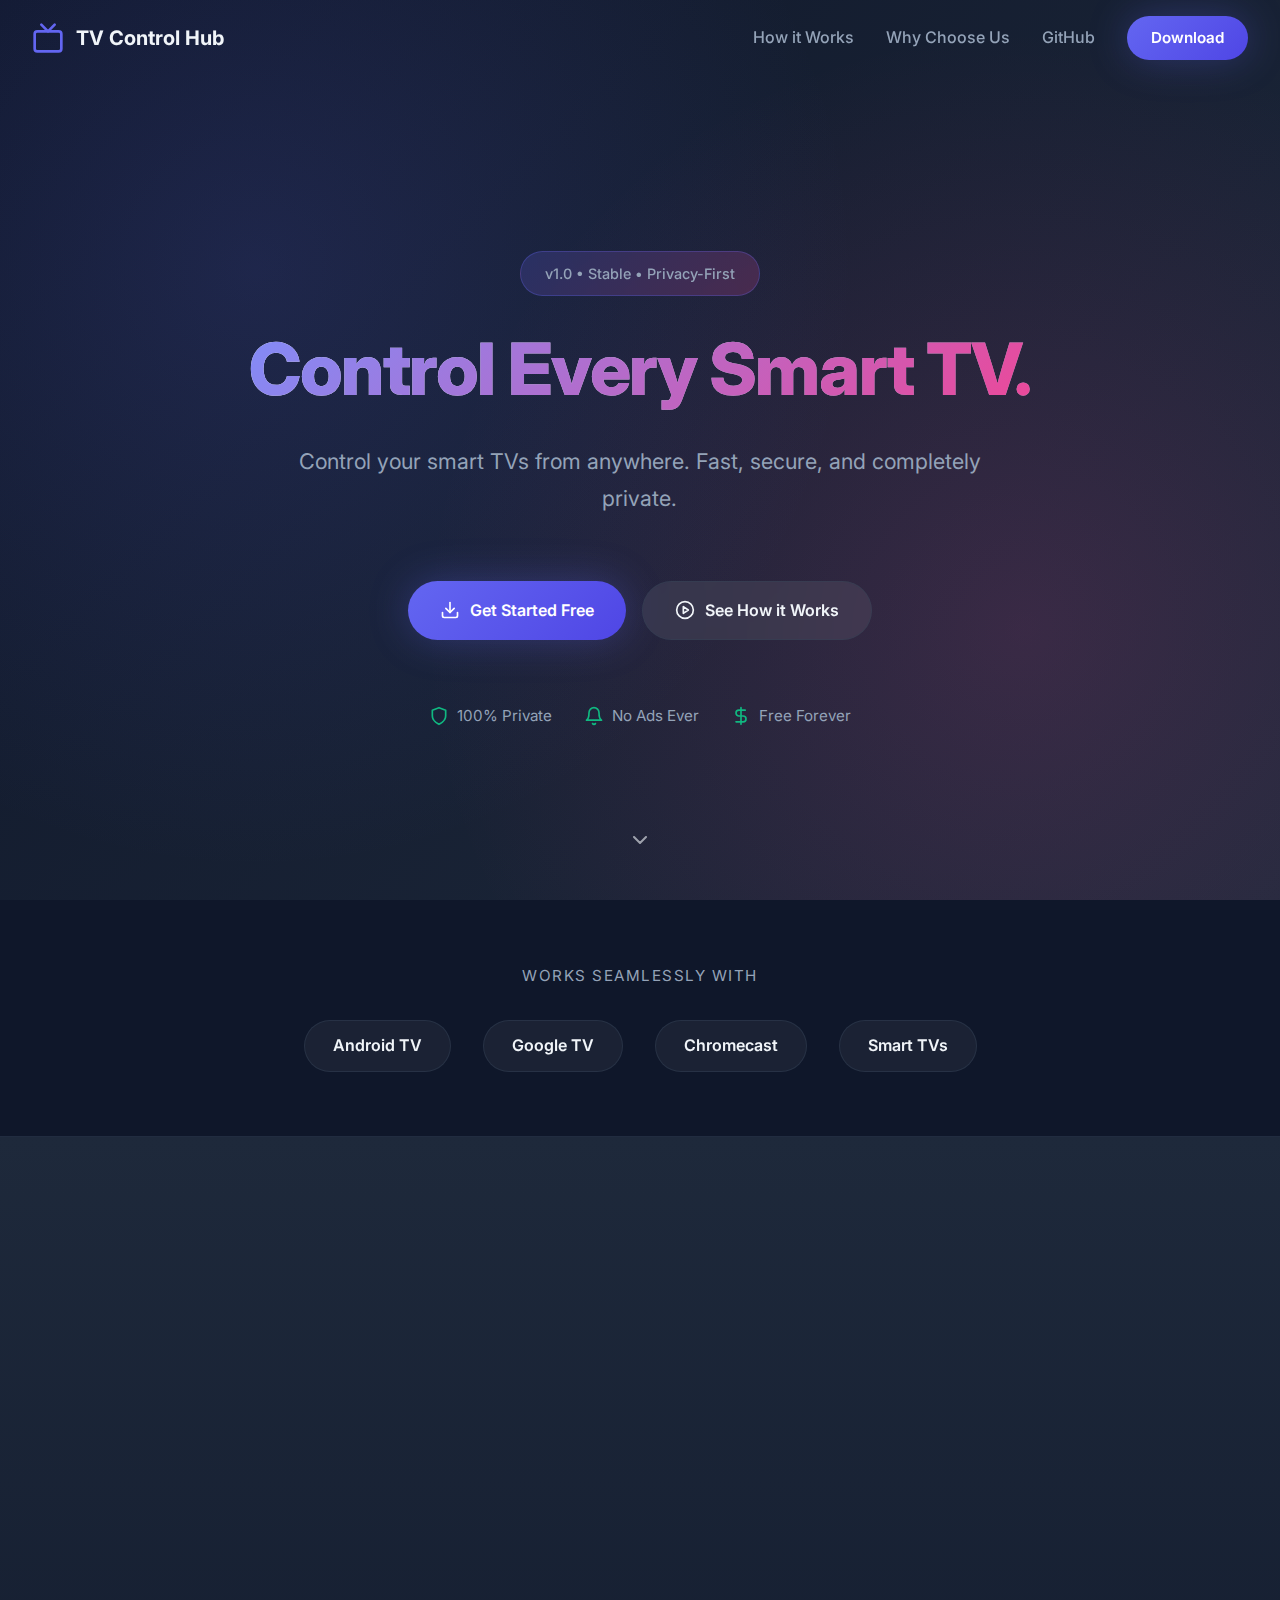
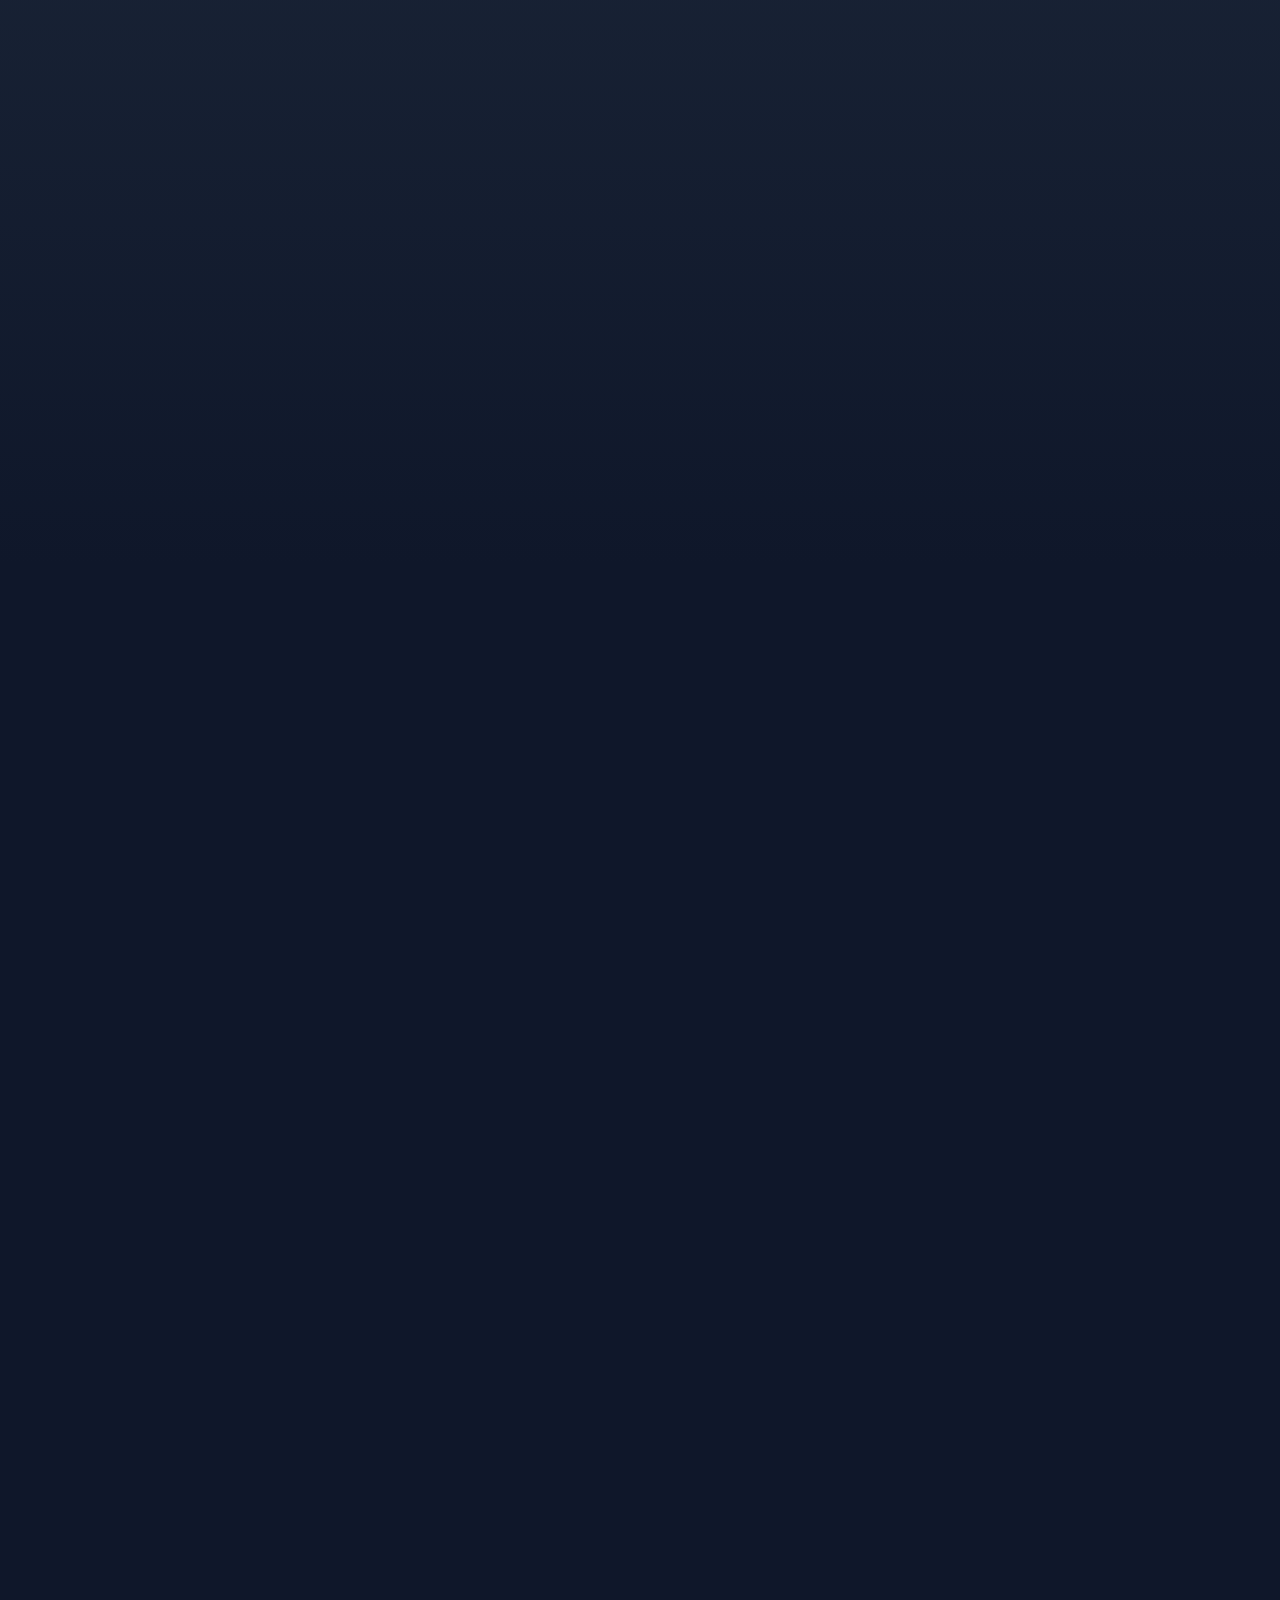
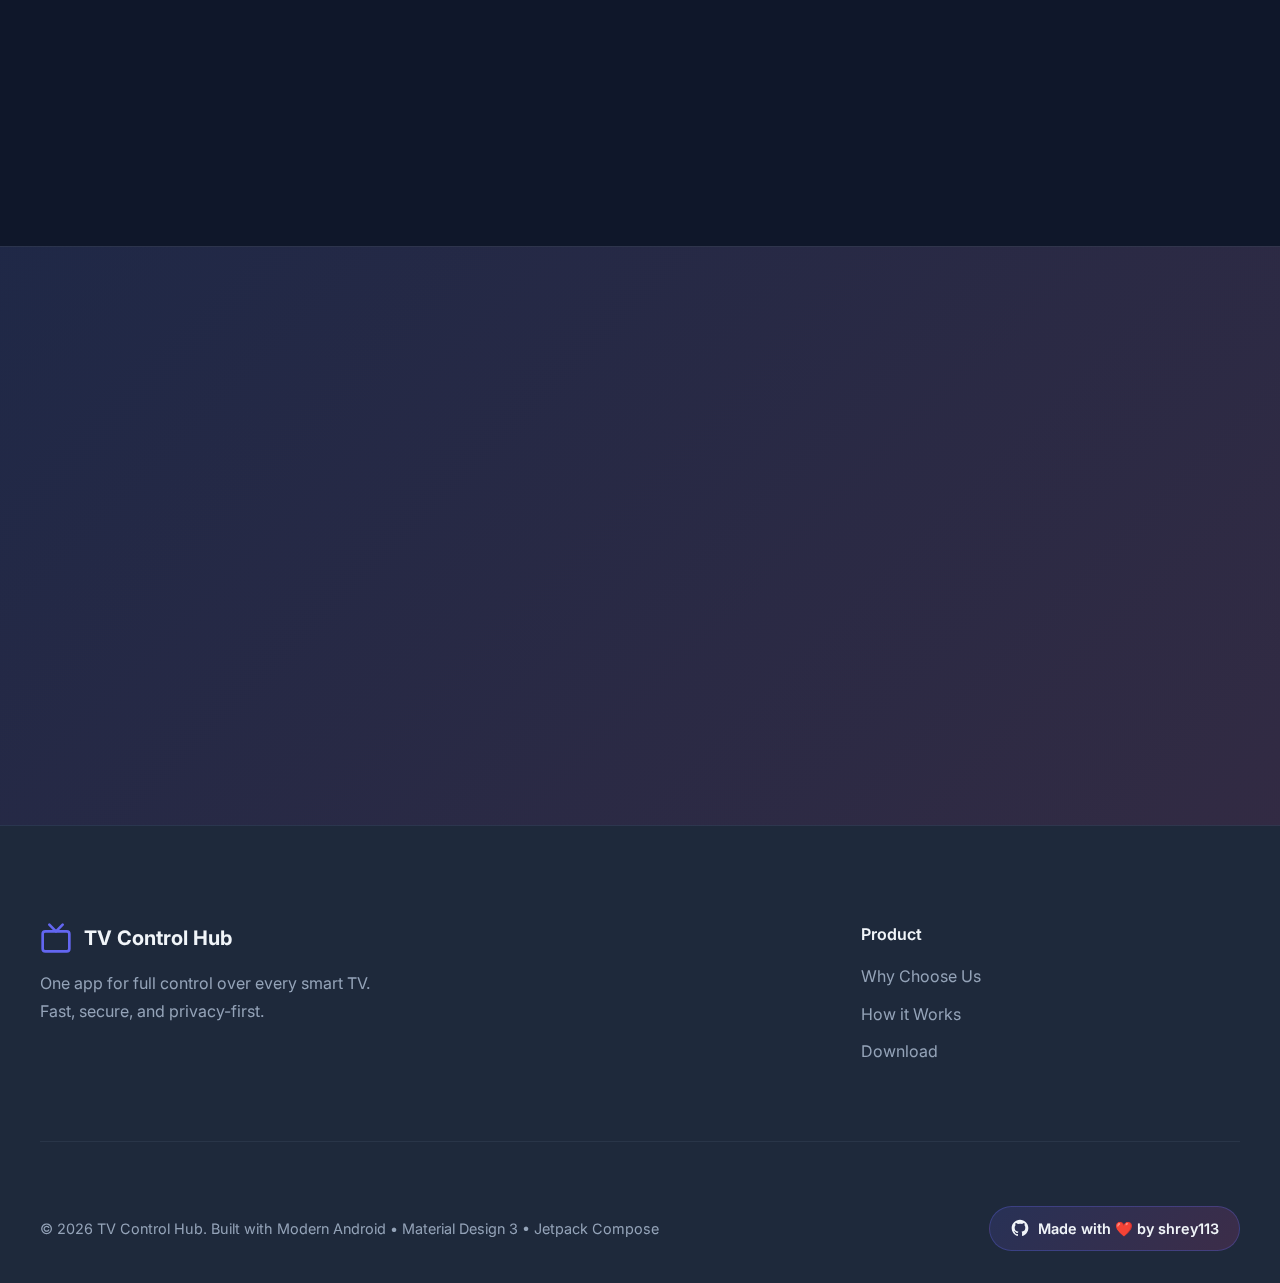
<file: index.html>
<!DOCTYPE html>
<html lang="en">

<head>
    <meta charset="UTF-8">
    <meta name="viewport" content="width=device-width, initial-scale=1.0">
    <meta name="description"
        content="TV Control Hub - One app for full control over every smart TV. Fast, secure Android TV and Cast control.">
    <meta name="keywords" content="Android TV, Remote Control, Cast, TV Control, Smart TV">
    <meta name="author" content="Shrey113">
    <title>TV Control Hub - One App. Full Control Over Every Smart TV.</title>

    <!-- Favicon -->
    <link rel="icon" type="image/x-icon"
        href="data:image/svg+xml,<svg xmlns='http://www.w3.org/2000/svg' viewBox='0 0 100 100'><text y='.9em' font-size='90'>📺</text></svg>">

    <!-- Stylesheet -->
    <link rel="stylesheet" href="pages/css/style.css">
</head>

<body>
    <!-- NAVIGATION BAR -->
    <nav class="navbar" id="navbar">
        <div class="nav-container">
            <div class="nav-logo">
                <svg width="32" height="32" viewBox="0 0 24 24" fill="none" stroke="currentColor" stroke-width="2"
                    stroke-linecap="round" stroke-linejoin="round">
                    <rect x="2" y="7" width="20" height="15" rx="2" ry="2"></rect>
                    <polyline points="17 2 12 7 7 2"></polyline>
                </svg>
                <span>TV Control Hub</span>
            </div>

            <div class="nav-links" id="navLinks">
                <a href="#how-it-works" class="nav-link">How it Works</a>
                <a href="#why-choose-us" class="nav-link">Why Choose Us</a>
                <a href="https://github.com/shrey113" class="nav-link" target="_blank"
                    rel="noopener noreferrer">GitHub</a>
                <a href="#download" class="btn btn-nav btn-primary">Download</a>
            </div>


            <button class="nav-toggle" id="navToggle" aria-label="Toggle navigation menu">
                <span></span>
                <span></span>
                <span></span>
            </button>
        </div>
    </nav>

    <!-- HERO SECTION -->
    <section class="hero">
        <div class="hero-content">
            <div class="logo-badge">
                <div class="status-badge">v1.0 • Stable • Privacy-First</div>
            </div>

            <h1>
                <span class="gradient-text">Control Every Smart TV.</span>
            </h1>


            <p class="subtitle">
                Control your smart TVs from anywhere. Fast, secure, and completely private.
            </p>


            <div class="cta-buttons">
                <a href="#download" class="btn btn-primary">
                    <svg width="20" height="20" viewBox="0 0 24 24" fill="none" stroke="currentColor" stroke-width="2"
                        stroke-linecap="round" stroke-linejoin="round">
                        <path d="M21 15v4a2 2 0 0 1-2 2H5a2 2 0 0 1-2-2v-4"></path>
                        <polyline points="7 10 12 15 17 10"></polyline>
                        <line x1="12" y1="15" x2="12" y2="3"></line>
                    </svg>
                    Get Started Free
                </a>
                <a href="#how-it-works" class="btn btn-secondary">
                    <svg width="20" height="20" viewBox="0 0 24 24" fill="none" stroke="currentColor" stroke-width="2"
                        stroke-linecap="round" stroke-linejoin="round">
                        <circle cx="12" cy="12" r="10"></circle>
                        <polygon points="10 8 16 12 10 16 10 8"></polygon>
                    </svg>
                    See How it Works
                </a>
            </div>

            <!-- Trust Indicators -->
            <div class="trust-indicators">
                <div class="trust-item">
                    <svg width="20" height="20" viewBox="0 0 24 24" fill="none" stroke="currentColor" stroke-width="2"
                        stroke-linecap="round" stroke-linejoin="round">
                        <path d="M12 22s8-4 8-10V5l-8-3-8 3v7c0 6 8 10 8 10z"></path>
                    </svg>
                    <span>100% Private</span>
                </div>
                <div class="trust-item">
                    <svg width="20" height="20" viewBox="0 0 24 24" fill="none" stroke="currentColor" stroke-width="2"
                        stroke-linecap="round" stroke-linejoin="round">
                        <path d="M18 8A6 6 0 0 0 6 8c0 7-3 9-3 9h18s-3-2-3-9"></path>
                        <path d="M13.73 21a2 2 0 0 1-3.46 0"></path>
                    </svg>
                    <span>No Ads Ever</span>
                </div>
                <div class="trust-item">
                    <svg width="20" height="20" viewBox="0 0 24 24" fill="none" stroke="currentColor" stroke-width="2"
                        stroke-linecap="round" stroke-linejoin="round">
                        <path d="M12 2v20M17 5H9.5a3.5 3.5 0 0 0 0 7h5a3.5 3.5 0 0 1 0 7H6"></path>
                    </svg>
                    <span>Free Forever</span>
                </div>
            </div>
        </div>

        <!-- Scroll Indicator -->
        <div class="scroll-indicator">
            <svg width="24" height="24" viewBox="0 0 24 24" fill="none" stroke="currentColor" stroke-width="2"
                stroke-linecap="round" stroke-linejoin="round">
                <polyline points="6 9 12 15 18 9"></polyline>
            </svg>
        </div>
    </section>

    <!-- COMPATIBILITY SECTION -->
    <section class="compatibility">
        <div class="container">
            <p class="compatibility-label">Works seamlessly with</p>
            <div class="compatibility-logos">
                <div class="compat-badge">Android TV</div>
                <div class="compat-badge">Google TV</div>
                <div class="compat-badge">Chromecast</div>
                <div class="compat-badge">Smart TVs</div>
            </div>
        </div>
    </section>

    <!-- WHY CHOOSE US SECTION -->
    <section id="why-choose-us" class="why-choose-us">
        <div class="container">
            <div class="section-header fade-in">
                <h2 class="section-title">Why Choose TV Control Hub?</h2>
                <p class="section-subtitle">
                    Built with your privacy and experience in mind
                </p>
            </div>

            <div class="benefits-grid">
                <div class="benefit-card fade-in">
                    <svg width="48" height="48" viewBox="0 0 24 24" fill="none" stroke="currentColor" stroke-width="2"
                        stroke-linecap="round" stroke-linejoin="round">
                        <rect x="3" y="11" width="18" height="11" rx="2" ry="2"></rect>
                        <path d="M7 11V7a5 5 0 0 1 10 0v4"></path>
                    </svg>
                    <h3>100% Privacy-First</h3>
                    <p>Works entirely on your local network. No data collection, no tracking, no cloud servers.</p>
                </div>

                <div class="benefit-card fade-in">
                    <svg width="48" height="48" viewBox="0 0 24 24" fill="none" stroke="currentColor" stroke-width="2"
                        stroke-linecap="round" stroke-linejoin="round">
                        <circle cx="12" cy="8" r="7"></circle>
                        <polyline points="8.21 13.89 7 23 12 20 17 23 15.79 13.88"></polyline>
                    </svg>
                    <h3>No Ads, Ever</h3>
                    <p>Clean, distraction-free experience. We respect your time and attention.</p>
                </div>

                <div class="benefit-card fade-in">
                    <svg width="48" height="48" viewBox="0 0 24 24" fill="none" stroke="currentColor" stroke-width="2"
                        stroke-linecap="round" stroke-linejoin="round">
                        <path d="M16 21v-2a4 4 0 0 0-4-4H5a4 4 0 0 0-4 4v2"></path>
                        <circle cx="8.5" cy="7" r="4"></circle>
                        <polyline points="17 11 19 13 23 9"></polyline>
                    </svg>
                    <h3>No Login Required</h3>
                    <p>Start using immediately. No account creation, no email verification needed.</p>
                </div>

                <div class="benefit-card fade-in">
                    <svg width="48" height="48" viewBox="0 0 24 24" fill="none" stroke="currentColor" stroke-width="2"
                        stroke-linecap="round" stroke-linejoin="round">
                        <path d="M20.59 13.41l-7.17 7.17a2 2 0 0 1-2.83 0L2 12V2h10l8.59 8.59a2 2 0 0 1 0 2.82z"></path>
                        <line x1="7" y1="7" x2="7.01" y2="7"></line>
                    </svg>
                    <h3>Free Forever</h3>
                    <p>All features included. No premium tiers, no hidden costs, no subscriptions.</p>
                </div>

                <div class="benefit-card fade-in">
                    <svg width="48" height="48" viewBox="0 0 24 24" fill="none" stroke="currentColor" stroke-width="2"
                        stroke-linecap="round" stroke-linejoin="round">
                        <circle cx="11" cy="11" r="8"></circle>
                        <path d="m21 21-4.35-4.35"></path>
                    </svg>
                    <h3>Auto Discovery</h3>
                    <p>Instantly finds all Android TVs and Cast devices on your network. Zero manual setup.</p>
                </div>

                <div class="benefit-card fade-in">
                    <svg width="48" height="48" viewBox="0 0 24 24" fill="none" stroke="currentColor" stroke-width="2"
                        stroke-linecap="round" stroke-linejoin="round">
                        <polygon points="13 2 3 14 12 14 11 22 21 10 12 10 13 2"></polygon>
                    </svg>
                    <h3>Lightning Fast</h3>
                    <p>Instant response with optimized protocols. Zero lag, pure performance.</p>
                </div>
            </div>


        </div>
    </section>

    <!-- HOW IT WORKS SECTION -->
    <section id="how-it-works" class="how-to-use">
        <div class="container">
            <div class="section-header fade-in">
                <h2 class="section-title">Get Started in Seconds</h2>
                <p class="section-subtitle">
                    Four simple steps to full TV control
                </p>
            </div>

            <div class="steps-container">
                <div class="step fade-in">
                    <div class="step-number">1</div>
                    <div class="step-content">
                        <h3 class="step-title">Install & Connect to Wi-Fi</h3>
                        <p class="step-description">
                            Download the app and ensure your device is on the same Wi-Fi network as your TV.
                        </p>
                    </div>
                </div>

                <div class="step fade-in">
                    <div class="step-number">2</div>
                    <div class="step-content">
                        <h3 class="step-title">Auto-Discover Your Devices</h3>
                        <p class="step-description">
                            The app automatically scans and displays all compatible TVs and Cast devices nearby.
                        </p>
                    </div>
                </div>

                <div class="step fade-in">
                    <div class="step-number">3</div>
                    <div class="step-content">
                        <h3 class="step-title">Pair Securely</h3>
                        <p class="step-description">
                            Tap your TV, enter the pairing code shown on screen, and establish a secure connection.
                        </p>
                    </div>
                </div>

                <div class="step fade-in">
                    <div class="step-number">4</div>
                    <div class="step-content">
                        <h3 class="step-title">Take Full Control</h3>
                        <p class="step-description">
                            Navigate, adjust volume, cast media, and enjoy seamless control from your phone.
                        </p>
                    </div>
                </div>
            </div>
        </div>
    </section>

    <!-- DOWNLOAD CTA -->
    <section id="download" class="download-cta">
        <div class="container">
            <div class="cta-content fade-in">
                <h2>Start Controlling Your TV Today</h2>
                <p>Join thousands enjoying seamless, private TV control</p>
                <div class="cta-buttons">
                    <a href="https://github.com/shrey113" class="btn btn-primary btn-large" target="_blank"
                        rel="noopener noreferrer">
                        <svg width="24" height="24" viewBox="0 0 24 24" fill="currentColor">
                            <path
                                d="M12,2C6.477,2 2,6.477 2,12c0,4.42 2.865,8.17 6.839,9.49 0.5,0.092 0.682,-0.217 0.682,-0.482 0,-0.237 -0.009,-0.866 -0.013,-1.7 -2.782,0.604 -3.369,-1.34 -3.369,-1.34 -0.454,-1.156 -1.11,-1.463 -1.11,-1.463 -0.908,-0.62 0.069,-0.608 0.069,-0.608 1.003,0.07 1.531,1.03 1.531,1.03 0.892,1.529 2.341,1.087 2.91,0.831 0.091,-0.646 0.349,-1.086 0.635,-1.336 -2.22,-0.253 -4.555,-1.11 -4.555,-4.943 0,-1.091 0.39,-1.984 1.029,-2.683 -0.103,-0.253 -0.446,-1.27 0.098,-2.647 0,0 0.84,-0.269 2.75,1.025A9.564,9.564 0,0,1 12,6.844c0.85,0.004 1.705,0.114 2.504,0.336 1.909,-1.294 2.747,-1.025 2.747,-1.025 0.546,1.377 0.203,2.394 0.1,2.647 0.64,0.699 1.028,1.592 1.028,2.683 0,3.842 -2.339,4.687 -4.566,4.935 0.359,0.309 0.678,0.919 0.678,1.852 0,1.336 -0.012,2.415 -0.012,2.743 0,0.267 0.18,0.578 0.688,0.481C19.138,20.167 22,16.42 22,12c0,-5.523 -4.477,-10 -10,-10Z" />
                        </svg>
                        Download on GitHub
                    </a>
                </div>
            </div>
        </div>
    </section>

    <!-- FOOTER -->
    <footer class="footer">
        <div class="footer-content">
            <div class="footer-main">
                <div class="footer-brand">
                    <div class="footer-logo">
                        <svg width="32" height="32" viewBox="0 0 24 24" fill="none" stroke="currentColor"
                            stroke-width="2" stroke-linecap="round" stroke-linejoin="round">
                            <rect x="2" y="7" width="20" height="15" rx="2" ry="2"></rect>
                            <polyline points="17 2 12 7 7 2"></polyline>
                        </svg>
                        <span>TV Control Hub</span>
                    </div>
                    <p class="footer-description">
                        One app for full control over every smart TV. Fast, secure, and privacy-first.
                    </p>
                </div>

                <div class="footer-links">
                    <div class="footer-column">
                        <h4>Product</h4>
                        <a href="#why-choose-us">Why Choose Us</a>
                        <a href="#how-it-works">How it Works</a>
                        <a href="#download">Download</a>
                    </div>

                </div>

            </div>

            <div class="footer-bottom">
                <p class="footer-text">
                    © 2026 TV Control Hub. Built with Modern Android • Material Design 3 • Jetpack Compose
                </p>
                <a href="https://github.com/shrey113" class="github-link" target="_blank" rel="noopener noreferrer">
                    <svg width="20" height="20" viewBox="0 0 24 24" fill="currentColor">
                        <path
                            d="M12,2C6.477,2 2,6.477 2,12c0,4.42 2.865,8.17 6.839,9.49 0.5,0.092 0.682,-0.217 0.682,-0.482 0,-0.237 -0.009,-0.866 -0.013,-1.7 -2.782,0.604 -3.369,-1.34 -3.369,-1.34 -0.454,-1.156 -1.11,-1.463 -1.11,-1.463 -0.908,-0.62 0.069,-0.608 0.069,-0.608 1.003,0.07 1.531,1.03 1.531,1.03 0.892,1.529 2.341,1.087 2.91,0.831 0.091,-0.646 0.349,-1.086 0.635,-1.336 -2.22,-0.253 -4.555,-1.11 -4.555,-4.943 0,-1.091 0.39,-1.984 1.029,-2.683 -0.103,-0.253 -0.446,-1.27 0.098,-2.647 0,0 0.84,-0.269 2.75,1.025A9.564,9.564 0,0,1 12,6.844c0.85,0.004 1.705,0.114 2.504,0.336 1.909,-1.294 2.747,-1.025 2.747,-1.025 0.546,1.377 0.203,2.394 0.1,2.647 0.64,0.699 1.028,1.592 1.028,2.683 0,3.842 -2.339,4.687 -4.566,4.935 0.359,0.309 0.678,0.919 0.678,1.852 0,1.336 -0.012,2.415 -0.012,2.743 0,0.267 0.18,0.578 0.688,0.481C19.138,20.167 22,16.42 22,12c0,-5.523 -4.477,-10 -10,-10Z" />
                    </svg>
                    Made with ❤️ by shrey113
                </a>
            </div>
        </div>
    </footer>

    <!-- SCRIPTS -->
    <script>
        // Navbar scroll effect
        const navbar = document.getElementById('navbar');
        let lastScroll = 0;

        window.addEventListener('scroll', () => {
            const currentScroll = window.pageYOffset;

            if (currentScroll > 100) {
                navbar.classList.add('scrolled');
            } else {
                navbar.classList.remove('scrolled');
            }

            lastScroll = currentScroll;
        });

        // Mobile nav toggle
        const navToggle = document.getElementById('navToggle');
        const navLinks = document.getElementById('navLinks');

        navToggle.addEventListener('click', () => {
            navLinks.classList.toggle('active');
            navToggle.classList.toggle('active');
        });

        // Close mobile nav on link click
        document.querySelectorAll('.nav-link').forEach(link => {
            link.addEventListener('click', () => {
                navLinks.classList.remove('active');
                navToggle.classList.remove('active');
            });
        });

        // Intersection Observer for scroll animations
        const observerOptions = {
            threshold: 0.1,
            rootMargin: '0px 0px -50px 0px'
        };

        const observer = new IntersectionObserver((entries) => {
            entries.forEach(entry => {
                if (entry.isIntersecting) {
                    entry.target.classList.add('visible');
                }
            });
        }, observerOptions);

        // Observe all fade-in elements
        document.querySelectorAll('.fade-in').forEach(el => {
            observer.observe(el);
        });

        // Smooth scrolling for anchor links
        document.querySelectorAll('a[href^="#"]').forEach(anchor => {
            anchor.addEventListener('click', function (e) {
                e.preventDefault();
                const target = document.querySelector(this.getAttribute('href'));
                if (target) {
                    const offset = 80; // Account for fixed navbar
                    const targetPosition = target.getBoundingClientRect().top + window.pageYOffset - offset;

                    window.scrollTo({
                        top: targetPosition,
                        behavior: 'smooth'
                    });
                }
            });
        });

        // Add hover tilt effect to cards
        const cards = document.querySelectorAll('.feature-card, .benefit-card');

        cards.forEach(card => {
            card.addEventListener('mousemove', (e) => {
                const rect = card.getBoundingClientRect();
                const x = e.clientX - rect.left;
                const y = e.clientY - rect.top;

                const centerX = rect.width / 2;
                const centerY = rect.height / 2;

                const rotateX = (y - centerY) / 20;
                const rotateY = (centerX - x) / 20;

                card.style.transform = `perspective(1000px) rotateX(${rotateX}deg) rotateY(${rotateY}deg) translateY(-8px)`;
            });

            card.addEventListener('mouseleave', () => {
                card.style.transform = '';
            });
        });
    </script>
</body>

</html>
</file>
<file: pages/css/style.css>
/* ===================================
   TV Control Hub - Professional CSS
   Product-Grade Design System
   =================================== */

@import url('https://fonts.googleapis.com/css2?family=Inter:wght@300;400;500;600;700;800&display=swap');

:root {
    /* Enhanced Color Palette */
    --primary: #6366F1;
    --primary-dark: #4F46E5;
    --primary-light: #818CF8;
    --secondary: #EC4899;
    --accent: #14B8A6;
    --success: #10B981;

    /* Dark Theme Colors */
    --dark-bg: #0F172A;
    --dark-surface: #1E293B;
    --card-bg: rgba(30, 41, 59, 0.6);
    --text-primary: #F1F5F9;
    --text-secondary: #94A3B8;
    --border-color: rgba(51, 65, 85, 0.5);

    /* Spacing System */
    --spacing-xs: 0.5rem;
    --spacing-sm: 1rem;
    --spacing-md: 2rem;
    --spacing-lg: 4rem;
    --spacing-xl: 6rem;
    --spacing-2xl: 8rem;

    /* Border Radius */
    --radius-sm: 8px;
    --radius-md: 16px;
    --radius-lg: 24px;
    --radius-xl: 32px;
    --radius-full: 9999px;

    /* Enhanced Shadows */
    --shadow-sm: 0 2px 8px rgba(0, 0, 0, 0.15);
    --shadow-md: 0 4px 16px rgba(0, 0, 0, 0.2);
    --shadow-lg: 0 12px 40px rgba(0, 0, 0, 0.3);
    --shadow-xl: 0 20px 60px rgba(0, 0, 0, 0.4);
    --shadow-glow: 0 0 40px rgba(99, 102, 241, 0.3);
    --shadow-glow-lg: 0 0 60px rgba(99, 102, 241, 0.5);

    /* Transitions */
    --transition-fast: 0.15s cubic-bezier(0.4, 0, 0.2, 1);
    --transition-base: 0.3s cubic-bezier(0.4, 0, 0.2, 1);
    --transition-slow: 0.5s cubic-bezier(0.4, 0, 0.2, 1);
}

* {
    margin: 0;
    padding: 0;
    box-sizing: border-box;
}

html {
    scroll-behavior: smooth;
}

body {
    font-family: 'Inter', -apple-system, BlinkMacSystemFont, 'Segoe UI', sans-serif;
    background: linear-gradient(135deg, #0F172A 0%, #1E293B 100%);
    color: var(--text-primary);
    line-height: 1.6;
    overflow-x: hidden;
    -webkit-font-smoothing: antialiased;
    -moz-osx-font-smoothing: grayscale;
}

/* Premium Background Noise Texture */
body::before {
    content: '';
    position: fixed;
    top: 0;
    left: 0;
    width: 100%;
    height: 100%;
    opacity: 0.03;
    z-index: -1;
    background-image: url("data:image/svg+xml,%3Csvg viewBox='0 0 400 400' xmlns='http://www.w3.org/2000/svg'%3E%3Cfilter id='noiseFilter'%3E%3CfeTurbulence type='fractalNoise' baseFrequency='0.9' numOctaves='4' /%3E%3C/filter%3E%3Crect width='100%25' height='100%25' filter='url(%23noiseFilter)' /%3E%3C/svg%3E");
    pointer-events: none;
}

/* ===== NAVIGATION BAR ===== */
.navbar {
    position: fixed;
    top: 0;
    left: 0;
    right: 0;
    z-index: 1000;
    padding: 1rem 0;
    transition: all var(--transition-base);
    background: transparent;
}

.navbar.scrolled {
    background: rgba(15, 23, 42, 0.9);
    backdrop-filter: blur(20px);
    box-shadow: 0 1px 0 rgba(255, 255, 255, 0.05);
    padding: 0.75rem 0;
}

.nav-container {
    max-width: 1400px;
    margin: 0 auto;
    padding: 0 var(--spacing-md);
    display: flex;
    align-items: center;
    justify-content: space-between;
}

.nav-logo {
    display: flex;
    align-items: center;
    gap: 12px;
    font-weight: 700;
    font-size: 1.25rem;
    color: var(--text-primary);
    z-index: 1001;
}

.nav-logo svg {
    color: var(--primary);
}

.nav-links {
    display: flex;
    align-items: center;
    gap: 2rem;
}

.nav-link {
    color: var(--text-secondary);
    text-decoration: none;
    font-weight: 500;
    transition: color var(--transition-fast);
    position: relative;
}

.nav-link::after {
    content: '';
    position: absolute;
    bottom: -4px;
    left: 0;
    width: 0;
    height: 2px;
    background: linear-gradient(90deg, var(--primary), var(--secondary));
    transition: width var(--transition-base);
}

.nav-link:hover {
    color: var(--text-primary);
}

.nav-link:hover::after {
    width: 100%;
}

.nav-link:focus {
    outline: 2px solid var(--primary);
    outline-offset: 4px;
    border-radius: 4px;
}

.btn-nav {
    padding: 10px 24px !important;
    font-size: 0.95rem !important;
}

.nav-toggle {
    display: none;
    flex-direction: column;
    gap: 5px;
    background: none;
    border: none;
    cursor: pointer;
    padding: 8px;
    z-index: 1001;
}

.nav-toggle span {
    width: 24px;
    height: 2px;
    background: var(--text-primary);
    transition: all var(--transition-base);
    border-radius: 2px;
}

.nav-toggle.active span:nth-child(1) {
    transform: rotate(45deg) translate(6px, 6px);
}

.nav-toggle.active span:nth-child(2) {
    opacity: 0;
}

.nav-toggle.active span:nth-child(3) {
    transform: rotate(-45deg) translate(6px, -6px);
}

/* ===== HERO SECTION ===== */
.hero {
    min-height: 100vh;
    display: flex;
    align-items: center;
    justify-content: center;
    position: relative;
    padding: calc(80px + var(--spacing-lg)) var(--spacing-md) var(--spacing-lg);
    background:
        radial-gradient(circle at 20% 30%, rgba(99, 102, 241, 0.15) 0%, transparent 50%),
        radial-gradient(circle at 80% 70%, rgba(236, 72, 153, 0.15) 0%, transparent 50%),
        linear-gradient(135deg, #0F172A 0%, #1E293B 100%);
}

.hero-content {
    max-width: 900px;
    text-align: center;
    animation: fadeInUp 1s ease-out;
}

.logo-badge {
    margin-bottom: var(--spacing-md);
}

.status-badge {
    display: inline-block;
    background: linear-gradient(135deg, rgba(99, 102, 241, 0.2), rgba(236, 72, 153, 0.2));
    padding: 10px 24px;
    border-radius: var(--radius-full);
    border: 1px solid rgba(99, 102, 241, 0.3);
    backdrop-filter: blur(10px);
    font-size: 0.9rem;
    font-weight: 500;
    color: var(--text-secondary);
}

h1 {
    font-size: clamp(2.5rem, 8vw, 4.5rem);
    font-weight: 800;
    margin-bottom: var(--spacing-md);
    background: linear-gradient(135deg, #FFFFFF, #94A3B8);
    -webkit-background-clip: text;
    -webkit-text-fill-color: transparent;
    background-clip: text;
    line-height: 1.15;
    letter-spacing: -0.02em;
}

.gradient-text {
    background: linear-gradient(135deg, var(--primary-light), var(--secondary));
    -webkit-background-clip: text;
    -webkit-text-fill-color: transparent;
    background-clip: text;
}

.subtitle {
    font-size: clamp(1.1rem, 3vw, 1.35rem);
    color: var(--text-secondary);
    margin-bottom: var(--spacing-lg);
    max-width: 700px;
    margin-left: auto;
    margin-right: auto;
    line-height: 1.7;
}

.cta-buttons {
    display: flex;
    gap: var(--spacing-sm);
    justify-content: center;
    flex-wrap: wrap;
    margin-bottom: var(--spacing-lg);
}

.btn {
    padding: 16px 32px;
    border-radius: var(--radius-full);
    font-weight: 600;
    font-size: 1rem;
    text-decoration: none;
    display: inline-flex;
    align-items: center;
    gap: 10px;
    transition: all var(--transition-base);
    border: none;
    cursor: pointer;
    position: relative;
    overflow: hidden;
    isolation: isolate;
    /* Creates stacking context */
}

/* Text and icons stay above overlay */
.btn>* {
    position: relative;
    z-index: 1;
}

.btn::before {
    content: '';
    position: absolute;
    inset: 0;
    border-radius: inherit;
    opacity: 0;
    transition: opacity var(--transition-base);
    z-index: 0;
    /* Behind text/icons */
}

.btn-primary {
    background: linear-gradient(135deg, var(--primary), var(--primary-dark));
    color: white;
    box-shadow: var(--shadow-glow);
}

.btn-primary::before {
    background: linear-gradient(135deg, var(--primary-light), var(--primary));
}

.btn-primary:hover {
    transform: translateY(-2px) scale(1.02);
    box-shadow: var(--shadow-glow-lg);
}

.btn-primary:hover::before {
    opacity: 1;
}

.btn-primary:focus {
    outline: 3px solid rgba(99, 102, 241, 0.5);
    outline-offset: 3px;
}

.btn-secondary {
    background: rgba(255, 255, 255, 0.08);
    color: var(--text-primary);
    border: 1px solid var(--border-color);
    backdrop-filter: blur(10px);
}

.btn-secondary:hover {
    background: rgba(255, 255, 255, 0.12);
    border-color: var(--primary);
    transform: translateY(-2px);
}

.btn-secondary:focus {
    outline: 2px solid var(--primary);
    outline-offset: 2px;
}

.btn-large {
    padding: 20px 48px;
    font-size: 1.15rem;
}

.btn svg {
    flex-shrink: 0;
}

/* Trust Indicators */
.trust-indicators {
    display: flex;
    justify-content: center;
    gap: var(--spacing-md);
    flex-wrap: wrap;
    margin-top: var(--spacing-md);
}

.trust-item {
    display: flex;
    align-items: center;
    gap: 8px;
    color: var(--text-secondary);
    font-size: 0.95rem;
}

.trust-item svg {
    color: var(--success);
    flex-shrink: 0;
}

/* Scroll Indicator */
.scroll-indicator {
    position: absolute;
    bottom: 40px;
    left: 50%;
    transform: translateX(-50%);
    animation: bounce 2s infinite;
    opacity: 0.6;
}

@keyframes bounce {

    0%,
    20%,
    50%,
    80%,
    100% {
        transform: translateX(-50%) translateY(0);
    }

    40% {
        transform: translateX(-50%) translateY(-10px);
    }

    60% {
        transform: translateX(-50%) translateY(-5px);
    }
}

/* ===== COMPATIBILITY SECTION ===== */
.compatibility {
    padding: var(--spacing-lg) var(--spacing-md);
    background: var(--dark-bg);
    border-bottom: 1px solid var(--border-color);
}

.compatibility-label {
    text-align: center;
    color: var(--text-secondary);
    font-size: 0.95rem;
    margin-bottom: var(--spacing-md);
    text-transform: uppercase;
    letter-spacing: 0.1em;
}

.compatibility-logos {
    display: flex;
    justify-content: center;
    gap: var(--spacing-md);
    flex-wrap: wrap;
}

.compat-badge {
    padding: 12px 28px;
    background: rgba(255, 255, 255, 0.05);
    border: 1px solid var(--border-color);
    border-radius: var(--radius-full);
    font-weight: 600;
    color: var(--text-primary);
    backdrop-filter: blur(10px);
    transition: all var(--transition-base);
}

.compat-badge:hover {
    background: rgba(99, 102, 241, 0.1);
    border-color: var(--primary);
    transform: translateY(-2px);
}

/* ===== FEATURES SECTION ===== */
.features {
    padding: var(--spacing-2xl) var(--spacing-md);
    background: var(--dark-surface);
}

.container {
    max-width: 1200px;
    margin: 0 auto;
}

.section-header {
    text-align: center;
    margin-bottom: var(--spacing-xl);
}

.section-title {
    font-size: clamp(2rem, 5vw, 3rem);
    font-weight: 700;
    margin-bottom: var(--spacing-sm);
    letter-spacing: -0.02em;
}

.section-subtitle {
    font-size: 1.2rem;
    color: var(--text-secondary);
    max-width: 600px;
    margin: 0 auto;
    line-height: 1.7;
}

.features-grid {
    display: grid;
    grid-template-columns: repeat(auto-fit, minmax(320px, 1fr));
    gap: var(--spacing-md);
    margin-top: var(--spacing-lg);
}

.feature-card {
    background: var(--card-bg);
    padding: var(--spacing-md);
    border-radius: var(--radius-lg);
    border: 1px solid var(--border-color);
    transition: all 0.4s cubic-bezier(0.4, 0, 0.2, 1);
    backdrop-filter: blur(20px);
    position: relative;
    overflow: hidden;
}

.feature-card::before {
    content: '';
    position: absolute;
    top: 0;
    left: 0;
    right: 0;
    height: 3px;
    background: linear-gradient(90deg, var(--primary), var(--secondary));
    transform: scaleX(0);
    transform-origin: left;
    transition: transform 0.4s ease;
}

.feature-card:hover {
    transform: translateY(-8px);
    border-color: var(--primary);
    box-shadow: var(--shadow-lg);
    background: rgba(30, 41, 59, 0.8);
}

.feature-card:hover::before {
    transform: scaleX(1);
}

.feature-icon {
    width: 64px;
    height: 64px;
    background: linear-gradient(135deg, var(--primary), var(--secondary));
    border-radius: var(--radius-md);
    display: flex;
    align-items: center;
    justify-content: center;
    margin-bottom: var(--spacing-sm);
    box-shadow: var(--shadow-glow);
    transition: transform var(--transition-base);
}

.feature-card:hover .feature-icon {
    transform: scale(1.05);
}

.feature-icon svg {
    color: white;
}

.feature-title {
    font-size: 1.4rem;
    font-weight: 700;
    margin-bottom: var(--spacing-xs);
    color: var(--text-primary);
}

.feature-description {
    color: var(--text-secondary);
    line-height: 1.7;
}

/* ===== WHY CHOOSE US SECTION ===== */
.why-choose-us {
    padding: var(--spacing-2xl) var(--spacing-md);
    background: linear-gradient(180deg, var(--dark-surface) 0%, var(--dark-bg) 100%);
}

.benefits-grid {
    display: grid;
    grid-template-columns: repeat(auto-fit, minmax(280px, 1fr));
    gap: var(--spacing-md);
    margin-top: var(--spacing-lg);
}

.benefit-card {
    background: var(--card-bg);
    padding: var(--spacing-md);
    border-radius: var(--radius-lg);
    border: 1px solid var(--border-color);
    text-align: center;
    transition: all var(--transition-base);
    backdrop-filter: blur(20px);
}

.benefit-card svg {
    color: var(--primary);
    margin-bottom: var(--spacing-sm);
}

.benefit-card h3 {
    font-size: 1.25rem;
    font-weight: 700;
    margin-bottom: var(--spacing-xs);
    color: var(--text-primary);
}

.benefit-card p {
    color: var(--text-secondary);
    line-height: 1.7;
}

.benefit-card:hover {
    transform: translateY(-8px);
    border-color: var(--primary);
    box-shadow: var(--shadow-lg);
    background: rgba(30, 41, 59, 0.8);
}

/* ===== HOW TO USE SECTION ===== */
.how-to-use {
    padding: var(--spacing-2xl) var(--spacing-md);
    background: var(--dark-bg);
}

.steps-container {
    max-width: 900px;
    margin: var(--spacing-lg) auto 0;
}

.step {
    display: flex;
    gap: var(--spacing-md);
    margin-bottom: var(--spacing-lg);
    position: relative;
}

.step::before {
    content: '';
    position: absolute;
    left: 25px;
    top: 60px;
    bottom: -40px;
    width: 2px;
    background: linear-gradient(180deg, var(--primary) 0%, transparent 100%);
}

.step:last-child::before {
    display: none;
}

.step-number {
    min-width: 50px;
    height: 50px;
    background: linear-gradient(135deg, var(--primary), var(--secondary));
    border-radius: 50%;
    display: flex;
    align-items: center;
    justify-content: center;
    font-size: 1.5rem;
    font-weight: 700;
    box-shadow: var(--shadow-glow);
    flex-shrink: 0;
    transition: transform var(--transition-base);
}

.step:hover .step-number {
    transform: scale(1.1);
}

.step-content {
    flex: 1;
    background: var(--card-bg);
    padding: var(--spacing-md);
    border-radius: var(--radius-md);
    border: 1px solid var(--border-color);
    backdrop-filter: blur(20px);
    transition: all var(--transition-base);
}

.step-content:hover {
    border-color: var(--primary);
    background: rgba(30, 41, 59, 0.8);
}

.step-title {
    font-size: 1.4rem;
    font-weight: 600;
    margin-bottom: var(--spacing-xs);
    color: var(--text-primary);
}

.step-description {
    color: var(--text-secondary);
    line-height: 1.7;
}

/* ===== DOWNLOAD CTA ===== */
.download-cta {
    padding: var(--spacing-2xl) var(--spacing-md);
    background: linear-gradient(135deg, rgba(99, 102, 241, 0.1), rgba(236, 72, 153, 0.1));
    border-top: 1px solid var(--border-color);
    border-bottom: 1px solid var(--border-color);
}

.cta-content {
    text-align: center;
}

.cta-content h2 {
    font-size: clamp(2rem, 5vw, 3rem);
    font-weight: 700;
    margin-bottom: var(--spacing-sm);
}

.cta-content p {
    font-size: 1.25rem;
    color: var(--text-secondary);
    margin-bottom: var(--spacing-lg);
}

/* ===== FOOTER ===== */
.footer {
    padding: var(--spacing-xl) var(--spacing-md) var(--spacing-md);
    background: var(--dark-surface);
}

.footer-content {
    max-width: 1200px;
    margin: 0 auto;
}

.footer-main {
    display: grid;
    grid-template-columns: 2fr 1fr;
    gap: var(--spacing-lg);
    margin-bottom: var(--spacing-lg);
    padding-bottom: var(--spacing-lg);
    border-bottom: 1px solid var(--border-color);
}


.footer-brand {
    max-width: 350px;
}

.footer-logo {
    display: flex;
    align-items: center;
    gap: 12px;
    font-weight: 700;
    font-size: 1.25rem;
    color: var(--text-primary);
    margin-bottom: var(--spacing-sm);
}

.footer-logo svg {
    color: var(--primary);
}

.footer-description {
    color: var(--text-secondary);
    line-height: 1.7;
}

.footer-links {
    display: contents;
}

.footer-column h4 {
    color: var(--text-primary);
    font-weight: 600;
    margin-bottom: var(--spacing-sm);
}

.footer-column a {
    display: block;
    color: var(--text-secondary);
    text-decoration: none;
    margin-bottom: 0.75rem;
    transition: color var(--transition-fast);
}

.footer-column a:hover {
    color: var(--text-primary);
}

.footer-bottom {
    display: flex;
    justify-content: space-between;
    align-items: center;
    flex-wrap: wrap;
    gap: var(--spacing-md);
}

.footer-text {
    color: var(--text-secondary);
    font-size: 0.9rem;
}

.github-link {
    display: inline-flex;
    align-items: center;
    gap: 8px;
    padding: 10px 20px;
    background: linear-gradient(135deg, rgba(99, 102, 241, 0.15), rgba(236, 72, 153, 0.15));
    border: 1px solid rgba(99, 102, 241, 0.3);
    border-radius: var(--radius-full);
    color: var(--text-primary);
    text-decoration: none;
    font-weight: 600;
    font-size: 0.9rem;
    transition: all var(--transition-base);
    backdrop-filter: blur(10px);
}

.github-link:hover {
    transform: translateY(-2px);
    box-shadow: var(--shadow-glow);
    border-color: var(--primary);
}

/* ===== ANIMATIONS ===== */
@keyframes fadeInUp {
    from {
        opacity: 0;
        transform: translateY(30px);
    }

    to {
        opacity: 1;
        transform: translateY(0);
    }
}

/* ===== SCROLL ANIMATIONS ===== */
.fade-in {
    opacity: 0;
    transform: translateY(30px);
    transition: all 0.6s cubic-bezier(0.4, 0, 0.2, 1);
}

.fade-in.visible {
    opacity: 1;
    transform: translateY(0);
}

/* ===== ACCESSIBILITY ===== */
@media (prefers-reduced-motion: reduce) {

    *,
    *::before,
    *::after {
        animation-duration: 0.01ms !important;
        animation-iteration-count: 1 !important;
        transition-duration: 0.01ms !important;
    }

    .scroll-indicator {
        animation: none;
    }
}

/* Focus States for Keyboard Navigation */
a:focus-visible,
button:focus-visible {
    outline: 2px solid var(--primary);
    outline-offset: 3px;
    border-radius: 4px;
}

/* ===== RESPONSIVE DESIGN ===== */
@media (max-width: 768px) {
    :root {
        --spacing-lg: 3rem;
        --spacing-xl: 4rem;
        --spacing-2xl: 5rem;
    }

    .nav-links {
        position: fixed;
        top: 0;
        right: -100%;
        width: 100%;
        max-width: 400px;
        height: 100vh;
        background: rgba(15, 23, 42, 0.98);
        backdrop-filter: blur(20px);
        flex-direction: column;
        align-items: flex-start;
        padding: 100px 40px 40px;
        gap: 1.5rem;
        transition: right var(--transition-base);
        box-shadow: -10px 0 40px rgba(0, 0, 0, 0.5);
    }

    .nav-links.active {
        right: 0;
    }

    .nav-toggle {
        display: flex;
    }

    .nav-link::after {
        display: none;
    }

    .hero {
        padding: calc(80px + var(--spacing-md)) var(--spacing-sm) var(--spacing-md);
    }

    .trust-indicators {
        flex-direction: column;
        align-items: center;
    }

    .features-grid,
    .benefits-grid {
        grid-template-columns: 1fr;
    }

    .step {
        flex-direction: column;
        gap: var(--spacing-sm);
    }

    .step::before {
        display: none;
    }

    .cta-buttons {
        flex-direction: column;
        width: 100%;
    }

    .btn {
        width: 100%;
        justify-content: center;
    }

    .footer-main {
        grid-template-columns: 1fr;
    }

    .footer-bottom {
        flex-direction: column;
        text-align: center;
    }
}


@media (max-width: 480px) {
    h1 {
        font-size: 2rem;
    }

    .section-title {
        font-size: 1.75rem;
    }

    .btn {
        font-size: 0.95rem;
        padding: 14px 24px;
    }

    .btn-large {
        font-size: 1rem;
        padding: 16px 32px;
    }
}

/* ===== PERFORMANCE OPTIMIZATIONS ===== */
@media (hover: hover) and (pointer: fine) {

    /* Only apply expensive hover effects on devices with precise pointers */
    .feature-card:hover,
    .benefit-card:hover {
        transition: all 0.4s cubic-bezier(0.4, 0, 0.2, 1);
    }
}
</file>
